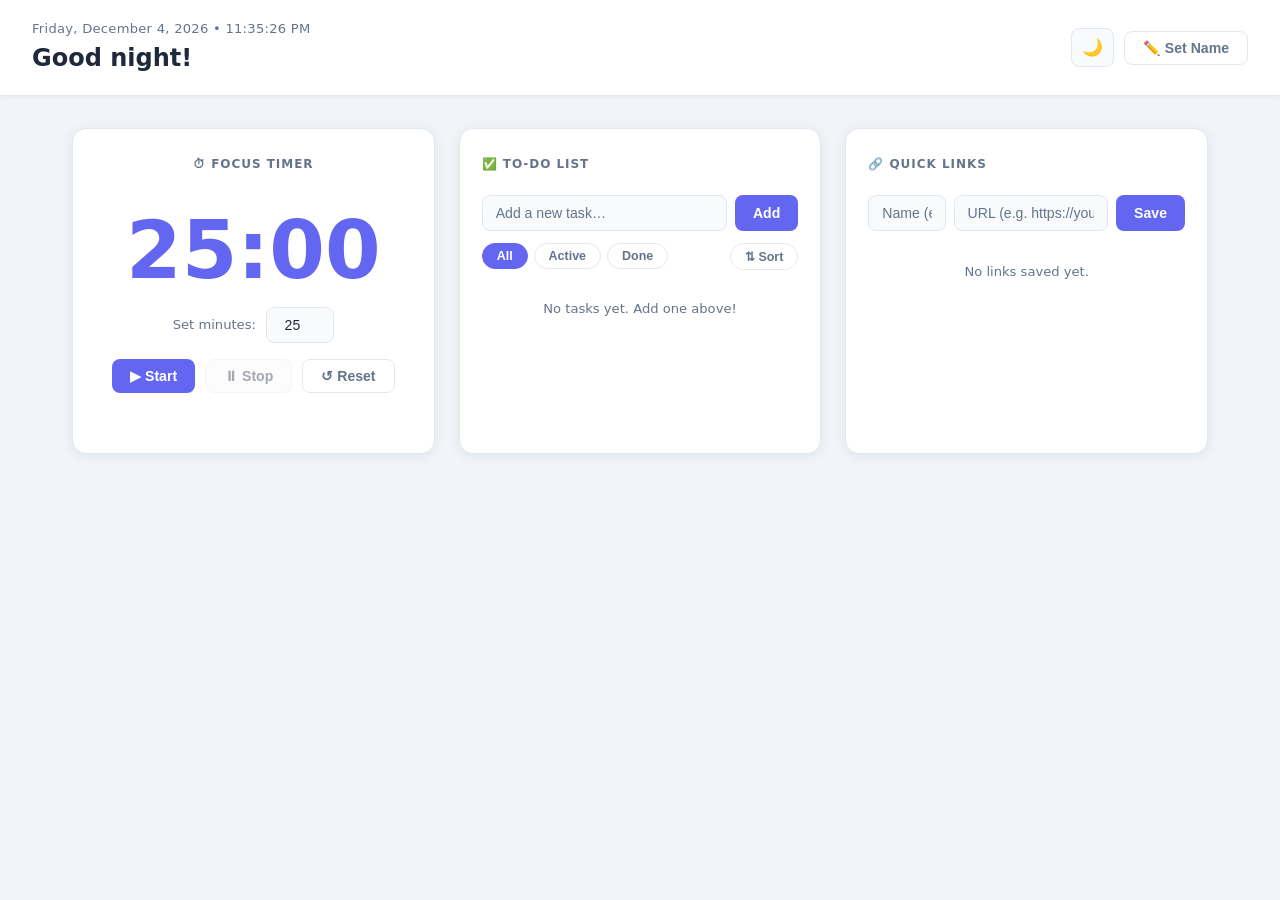
<file: index.html>
<!DOCTYPE html>
<html lang="en" data-theme="light">
<head>
  <meta charset="UTF-8" />
  <meta name="viewport" content="width=device-width, initial-scale=1.0" />
  <title>My Dashboard</title>
  <link rel="stylesheet" href="css/style.css" />
</head>
<body>

  <!-- ===== HEADER ===== -->
  <header class="header">
    <div class="header__left">
      <p id="datetime" class="datetime"></p>
      <h1 id="greeting" class="greeting"></h1>
    </div>
    <div class="header__right">
      <button id="themeToggle" class="btn btn--icon" aria-label="Toggle dark mode">
        <span id="themeIcon">🌙</span>
      </button>
      <button id="nameBtn" class="btn btn--outline">✏️ Set Name</button>
    </div>
  </header>

  <!-- ===== MAIN ===== -->
  <main class="dashboard">

    <!-- FOCUS TIMER -->
    <section class="card" aria-label="Focus Timer">
      <h2 class="card__title">⏱ Focus Timer</h2>

      <div id="timerDisplay" class="timer__display" aria-live="polite">25:00</div>

      <div class="timer__setting">
        <label for="timerMinutes">Set minutes:</label>
        <input id="timerMinutes" type="number" min="1" max="120" value="25"
          class="input input--sm" aria-label="Timer duration" />
      </div>

      <div class="timer__controls">
        <button id="timerStart" class="btn btn--primary">▶ Start</button>
        <button id="timerStop"  class="btn btn--secondary" disabled>⏸ Stop</button>
        <button id="timerReset" class="btn btn--outline">↺ Reset</button>
      </div>

      <p id="timerStatus" class="timer__status" aria-live="polite"></p>
    </section>

    <!-- TO-DO LIST -->
    <section class="card" aria-label="To-Do List">
      <h2 class="card__title">✅ To-Do List</h2>

      <form id="todoForm" class="row-form" autocomplete="off">
        <input id="todoInput" type="text" class="input" placeholder="Add a new task…"
          aria-label="New task" maxlength="120" />
        <button type="submit" class="btn btn--primary">Add</button>
      </form>

      <div class="todo__filters">
        <button class="btn btn--chip active" data-filter="all">All</button>
        <button class="btn btn--chip" data-filter="active">Active</button>
        <button class="btn btn--chip" data-filter="done">Done</button>
        <button id="sortBtn" class="btn btn--chip btn--sort">⇅ Sort</button>
      </div>

      <ul id="todoList" class="todo__list" aria-label="Tasks"></ul>
      <p id="todoEmpty" class="empty-msg">No tasks yet. Add one above!</p>
    </section>

    <!-- QUICK LINKS -->
    <section class="card" aria-label="Quick Links">
      <h2 class="card__title">🔗 Quick Links</h2>

      <form id="linkForm" class="link__form" autocomplete="off">
        <input id="linkName" type="text" class="input" placeholder="Name (e.g. YouTube)"
          aria-label="Link name" maxlength="30" />
        <input id="linkUrl" type="url" class="input" placeholder="URL (e.g. https://youtube.com)"
          aria-label="Link URL" />
        <button type="submit" class="btn btn--primary">Save</button>
      </form>

      <div id="linkGrid" class="link__grid" aria-label="Saved links"></div>
      <p id="linkEmpty" class="empty-msg">No links saved yet.</p>
    </section>

  </main>

  <!-- ===== NAME MODAL ===== -->
  <div id="nameModal" class="modal" role="dialog" aria-modal="true"
    aria-labelledby="modalTitle" hidden>
    <div class="modal__backdrop"></div>
    <div class="modal__box">
      <h3 id="modalTitle" class="modal__title">What's your name?</h3>
      <input id="nameInput" type="text" class="input" placeholder="Enter your name…"
        maxlength="40" aria-label="Your name" />
      <div class="modal__actions">
        <button id="nameSave"   class="btn btn--primary">Save</button>
        <button id="nameCancel" class="btn btn--outline">Cancel</button>
      </div>
    </div>
  </div>

  <script src="js/app.js"></script>
</body>
</html>
</file>
<file: css/style.css>
/* ==============================================
   RESET
   ============================================== */
*, *::before, *::after {
  box-sizing: border-box;
  margin: 0;
  padding: 0;
}

/* ==============================================
   DESIGN TOKENS — Light
   ============================================== */
:root {
  --bg:           #f1f5f9;
  --surface:      #ffffff;
  --surface-2:    #f8fafc;
  --border:       #e2e8f0;
  --text:         #1e293b;
  --text-muted:   #64748b;
  --primary:      #6366f1;
  --primary-dark: #4f46e5;
  --danger:       #ef4444;
  --done-bg:      #f0fdf4;
  --done-text:    #16a34a;
  --radius:       14px;
  --radius-sm:    8px;
  --shadow:       0 2px 14px rgba(0,0,0,.07);
  --trans:        .2s ease;
}

/* ==============================================
   DESIGN TOKENS — Dark
   ============================================== */
[data-theme="dark"] {
  --bg:           #0d1117;
  --surface:      #161b22;
  --surface-2:    #1c2230;
  --border:       #30363d;
  --text:         #e6edf3;
  --text-muted:   #8b949e;
  --primary:      #818cf8;
  --primary-dark: #6366f1;
  --danger:       #f87171;
  --done-bg:      #0d2818;
  --done-text:    #4ade80;
  --shadow:       0 2px 16px rgba(0,0,0,.4);
}

/* ==============================================
   BASE
   ============================================== */
html { font-size: 16px; }

body {
  font-family: 'Segoe UI', system-ui, -apple-system, sans-serif;
  background: var(--bg);
  color: var(--text);
  min-height: 100vh;
  line-height: 1.6;
  transition: background var(--trans), color var(--trans);
}

/* ==============================================
   HEADER
   ============================================== */
.header {
  display: flex;
  align-items: center;
  justify-content: space-between;
  flex-wrap: wrap;
  gap: 12px;
  padding: 18px 32px;
  background: var(--surface);
  border-bottom: 1px solid var(--border);
  box-shadow: 0 1px 6px rgba(0,0,0,.05);
  transition: background var(--trans), border-color var(--trans);
}

.header__right { display: flex; align-items: center; gap: 10px; }

.datetime {
  font-size: .82rem;
  color: var(--text-muted);
  letter-spacing: .02em;
}

.greeting {
  font-size: 1.5rem;
  font-weight: 700;
  color: var(--text);
}

/* ==============================================
   MAIN GRID
   ============================================== */
.dashboard {
  display: grid;
  grid-template-columns: repeat(auto-fit, minmax(300px, 1fr));
  gap: 24px;
  padding: 32px;
  max-width: 1200px;
  margin: 0 auto;
}

/* ==============================================
   CARD
   ============================================== */
.card {
  background: var(--surface);
  border: 1px solid var(--border);
  border-radius: var(--radius);
  padding: 26px 22px;
  box-shadow: var(--shadow);
  transition: background var(--trans), border-color var(--trans);
}

.card__title {
  font-size: .75rem;
  font-weight: 700;
  text-transform: uppercase;
  letter-spacing: .08em;
  color: var(--text-muted);
  margin-bottom: 20px;
}

/* ==============================================
   BUTTONS
   ============================================== */
.btn {
  display: inline-flex;
  align-items: center;
  justify-content: center;
  gap: 6px;
  padding: 8px 18px;
  border: none;
  border-radius: var(--radius-sm);
  font-size: .88rem;
  font-weight: 600;
  cursor: pointer;
  white-space: nowrap;
  transition: background var(--trans), color var(--trans),
              border-color var(--trans), opacity var(--trans);
}

.btn:disabled { opacity: .4; cursor: not-allowed; }

/* Primary */
.btn--primary { background: var(--primary); color: #fff; }
.btn--primary:hover:not(:disabled) { background: var(--primary-dark); }

/* Secondary */
.btn--secondary {
  background: var(--surface-2);
  color: var(--text);
  border: 1px solid var(--border);
}
.btn--secondary:hover:not(:disabled) { background: var(--border); }

/* Outline / Ghost */
.btn--outline {
  background: transparent;
  color: var(--text-muted);
  border: 1px solid var(--border);
}
.btn--outline:hover:not(:disabled) { background: var(--surface-2); color: var(--text); }

/* Icon */
.btn--icon {
  padding: 8px 10px;
  font-size: 1.05rem;
  background: var(--surface-2);
  border: 1px solid var(--border);
  border-radius: var(--radius-sm);
  color: var(--text);
}
.btn--icon:hover { background: var(--border); }

/* Chip (filter) */
.btn--chip {
  padding: 5px 14px;
  font-size: .78rem;
  border-radius: 20px;
  background: transparent;
  border: 1px solid var(--border);
  color: var(--text-muted);
}
.btn--chip:hover,
.btn--chip.active {
  background: var(--primary);
  color: #fff;
  border-color: var(--primary);
}

/* Danger (inline) */
.btn--danger {
  background: transparent;
  border: none;
  color: var(--danger);
  padding: 4px 6px;
  font-size: .82rem;
  cursor: pointer;
}
.btn--danger:hover { opacity: .75; }

/* ==============================================
   INPUTS
   ============================================== */
.input {
  width: 100%;
  padding: 9px 13px;
  border: 1px solid var(--border);
  border-radius: var(--radius-sm);
  font-size: .88rem;
  background: var(--surface-2);
  color: var(--text);
  outline: none;
  transition: border-color var(--trans), background var(--trans);
}
.input:focus  { border-color: var(--primary); }
.input::placeholder { color: var(--text-muted); }

.input--sm { width: 68px; text-align: center; }

/* ==============================================
   FOCUS TIMER
   ============================================== */
.card:has(#timerDisplay) {
  display: flex;
  flex-direction: column;
  align-items: center;
  gap: 16px;
}

.timer__display {
  font-size: 5rem;
  font-weight: 800;
  font-variant-numeric: tabular-nums;
  color: var(--primary);
  line-height: 1;
  transition: color var(--trans);
}

.timer__display.running { animation: pulse 1s ease-in-out infinite alternate; }

@keyframes pulse {
  from { opacity: 1; }
  to   { opacity: .55; }
}

.timer__setting {
  display: flex;
  align-items: center;
  gap: 10px;
  font-size: .82rem;
  color: var(--text-muted);
}

.timer__controls { display: flex; gap: 10px; flex-wrap: wrap; justify-content: center; }

.timer__status {
  font-size: .82rem;
  color: var(--text-muted);
  min-height: 18px;
  text-align: center;
}

/* ==============================================
   TO-DO
   ============================================== */
.row-form { display: flex; gap: 8px; margin-bottom: 12px; }

.todo__filters {
  display: flex;
  gap: 6px;
  flex-wrap: wrap;
  align-items: center;
  margin-bottom: 14px;
}

.btn--sort { margin-left: auto; }

.todo__list {
  list-style: none;
  display: flex;
  flex-direction: column;
  gap: 8px;
  max-height: 360px;
  overflow-y: auto;
  padding-right: 4px;
}

.todo__list::-webkit-scrollbar { width: 4px; }
.todo__list::-webkit-scrollbar-thumb { background: var(--border); border-radius: 4px; }

.todo__item {
  display: flex;
  align-items: center;
  gap: 10px;
  padding: 10px 12px;
  background: var(--surface-2);
  border: 1px solid var(--border);
  border-radius: var(--radius-sm);
  transition: background var(--trans), opacity var(--trans);
}

.todo__item.done {
  background: var(--done-bg);
  border-color: transparent;
  opacity: .8;
}

.todo__item input[type="checkbox"] {
  width: 17px;
  height: 17px;
  accent-color: var(--primary);
  cursor: pointer;
  flex-shrink: 0;
}

.todo__text {
  flex: 1;
  font-size: .88rem;
  word-break: break-word;
  color: var(--text);
}

.todo__item.done .todo__text {
  text-decoration: line-through;
  color: var(--done-text);
}

.todo__edit-input {
  flex: 1;
  padding: 4px 8px;
  border: 1px solid var(--primary);
  border-radius: var(--radius-sm);
  font-size: .88rem;
  background: var(--surface);
  color: var(--text);
  outline: none;
}

.todo__actions { display: flex; gap: 4px; flex-shrink: 0; }

/* ==============================================
   QUICK LINKS
   ============================================== */
.link__form {
  display: grid;
  grid-template-columns: 1fr 2fr auto;
  gap: 8px;
  margin-bottom: 16px;
}

@media (max-width: 500px) { .link__form { grid-template-columns: 1fr; } }

.link__grid { display: flex; flex-wrap: wrap; gap: 10px; }

.link__wrapper { display: flex; flex-direction: column; align-items: flex-start; gap: 3px; }

.link__item {
  display: flex;
  align-items: center;
  gap: 8px;
  padding: 8px 14px;
  background: var(--surface-2);
  border: 1px solid var(--border);
  border-radius: 20px;
  text-decoration: none;
  color: var(--text);
  font-size: .84rem;
  font-weight: 600;
  max-width: 200px;
  transition: background var(--trans), border-color var(--trans), color var(--trans);
}

.link__item:hover {
  background: var(--primary);
  color: #fff;
  border-color: var(--primary);
}

.link__item img {
  width: 16px;
  height: 16px;
  border-radius: 3px;
  flex-shrink: 0;
}

.link__remove {
  font-size: .68rem;
  color: var(--text-muted);
  background: none;
  border: none;
  cursor: pointer;
  padding: 0;
  line-height: 1;
}
.link__remove:hover { color: var(--danger); }

/* ==============================================
   EMPTY MESSAGE
   ============================================== */
.empty-msg {
  text-align: center;
  color: var(--text-muted);
  font-size: .82rem;
  padding: 14px 0;
}

/* ==============================================
   MODAL
   ============================================== */
.modal {
  position: fixed;
  inset: 0;
  z-index: 999;
  display: flex;
  align-items: center;
  justify-content: center;
}

.modal[hidden] { display: none; }

.modal__backdrop {
  position: absolute;
  inset: 0;
  background: rgba(0,0,0,.55);
  backdrop-filter: blur(4px);
}

.modal__box {
  position: relative;
  background: var(--surface);
  border: 1px solid var(--border);
  border-radius: var(--radius);
  padding: 30px 26px;
  width: min(380px, 90vw);
  box-shadow: 0 8px 40px rgba(0,0,0,.22);
  display: flex;
  flex-direction: column;
  gap: 14px;
}

.modal__title { font-size: 1.15rem; font-weight: 700; }

.modal__actions { display: flex; gap: 10px; justify-content: flex-end; }

/* ==============================================
   SCROLLBAR
   ============================================== */
::-webkit-scrollbar { width: 6px; }
::-webkit-scrollbar-thumb { background: var(--border); border-radius: 6px; }

/* ==============================================
   RESPONSIVE
   ============================================== */
@media (max-width: 600px) {
  .header   { padding: 14px 18px; }
  .dashboard { padding: 18px 14px; gap: 16px; }
  .greeting { font-size: 1.2rem; }
  .timer__display { font-size: 3.5rem; }
  .row-form { flex-direction: column; }
}
</file>
